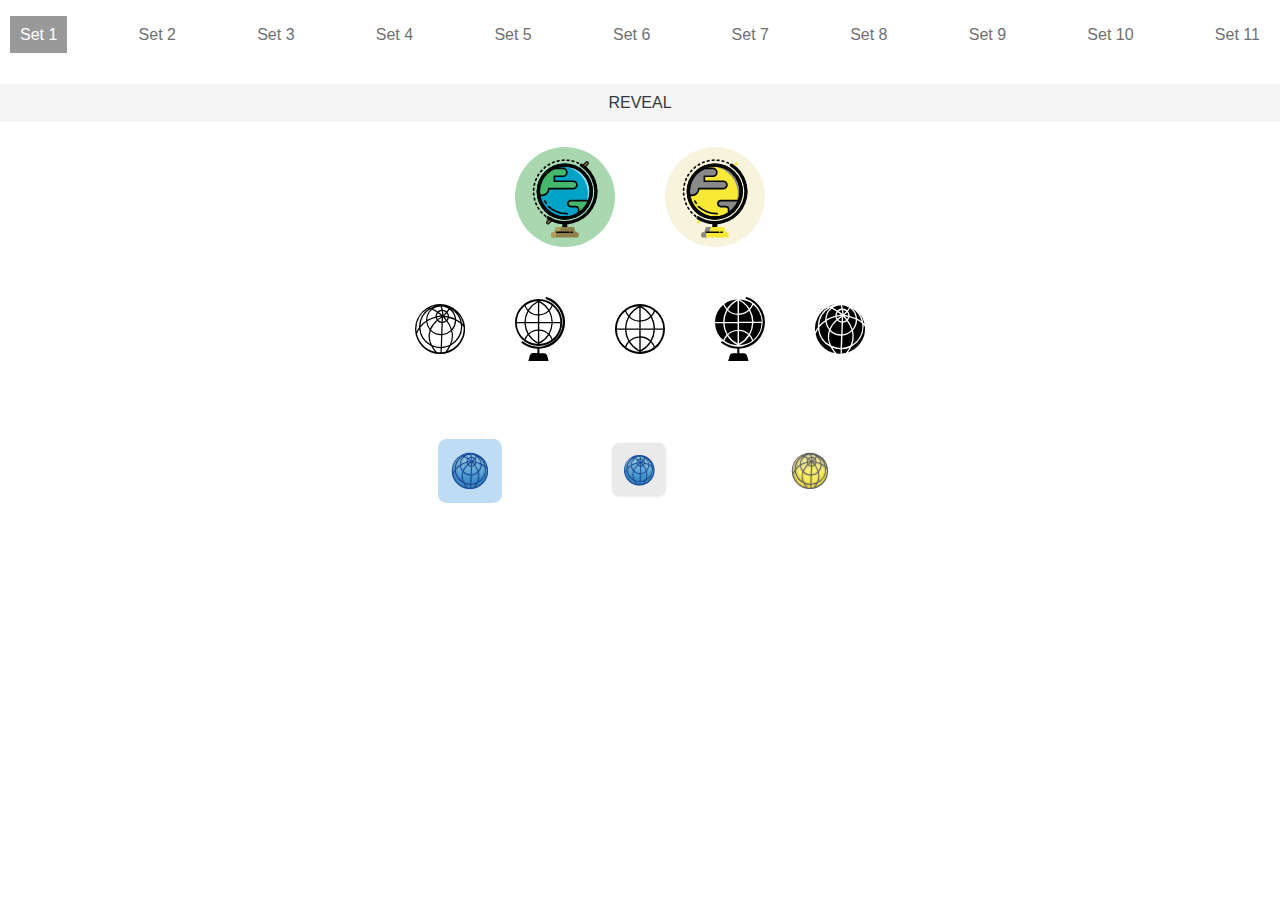
<file: index.html>
<!DOCTYPE html>
<html>
<head>
<link rel="StyleSheet" title="Default" href="format.css" type="text/css"/>
<style>



</style>
</head>


<body>


<nav id="navbar">
	<ul class="navbar" style="list-style: none;">
		<li><a href="index.html" class="selected">Set 1</a></li><!--world-->
		<li><a href="set2.html">Set 2</a></li><!--culture-->
		<li><a href="set3.html">Set 3</a></li><!--science&health-->
		<li><a href="set4.html">Set 4</a></li><!--identities-->
		<li><a href="set5.html">Set 5</a></li><!--energy&environment-->
		<li><a href="set6.html">Set 6</a></li><!--bigidea-->
		<li><a href="set7.html">Set 7</a></li><!--technology-->
		<li><a href="set8.html">Set 8</a></li><!--business&finance-->
		<li><a href="set9.html">Set 9</a></li><!--firstperson-->
		<li><a href="set10.html">Set 10</a></li><!--video-->
		<li><a href="set11.html">Set 11</a></li><!--podcast-->
	</ul>
</nav>

<p class="flip" onclick="myFunction()">REVEAL</p>

<div id="panel" style="display: none;">
  <p>The World</p>
</div>

<script>

function myFunction() {
    var x = document.getElementById("panel");
    if (x.style.display === "none") {
        x.style.display = "block";
    } else {
        x.style.display = "none";
    }
}
</script>

<!--<div class="images">-->
<div id="imagefl">
<img src="images/fl11.svg" width="100px">
<img src="images/fly1.svg" width="100px">
</div>
<div id="imageg">
<img src="images/gg1.svg" width="50px">
<img src="images/gg2.svg" width="50px">
<img src="images/gg3.svg" width="50px">
<img src="images/gg4.svg" width="50px">
<img src="images/gg5.svg" width="50px">
</div>
<div id="imagem">
<img src="images/mg1.svg" width="150px" height="150px">
<img src="images/mg2.svg" width="150px" height="150px">
<img src="images/mg3.svg" width="150px" height="150px">
</div>
<!--</div>-->



</body>
</html>
</file>
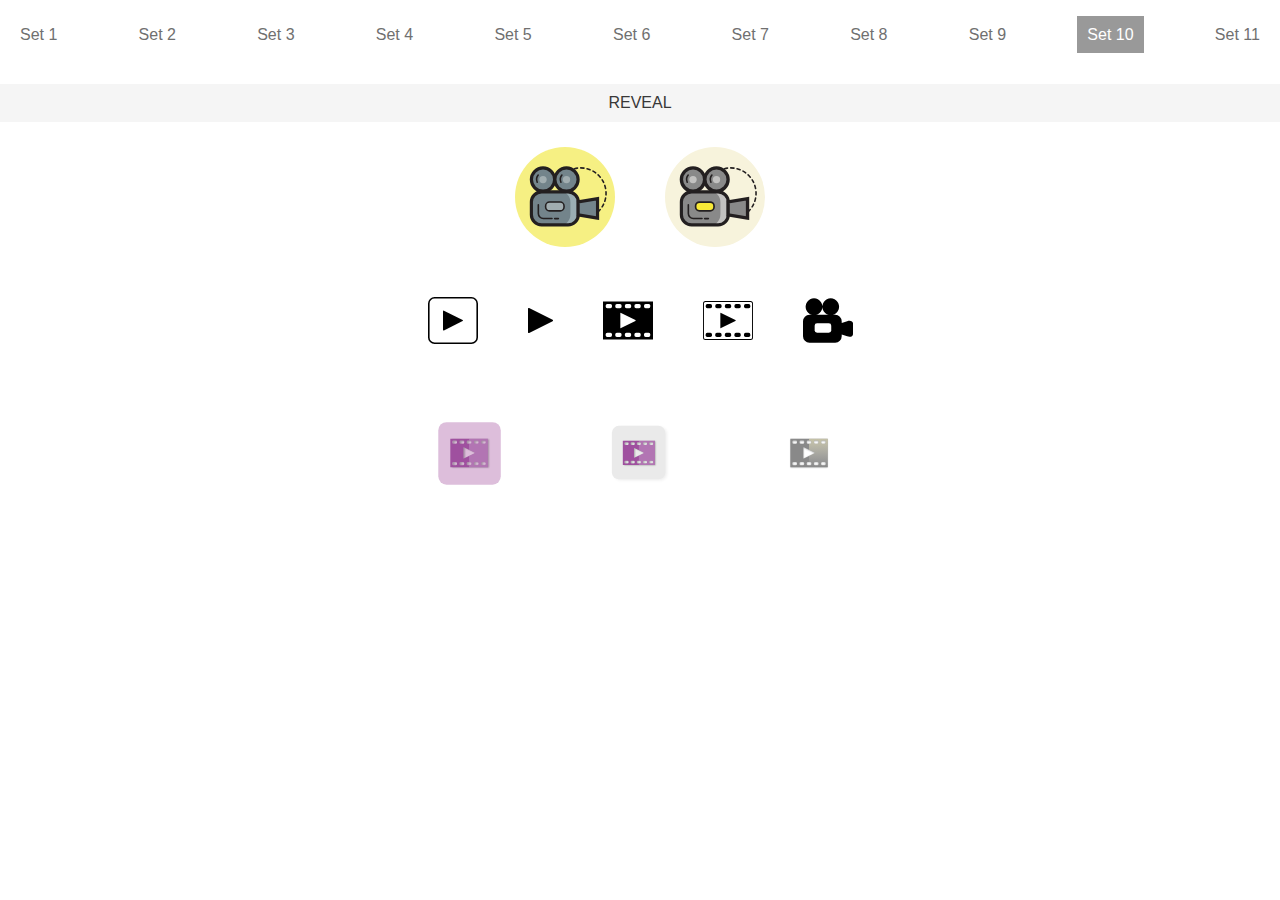
<file: set10.html>
<!DOCTYPE html>
<html>
<head>
<link rel="StyleSheet" title="Default" href="format.css" type="text/css"/>
<style>
</style>
</head>


<body>


<nav id="navbar">
<ul class="navbar" style="list-style: none;">
		<li><a href="index.html">Set 1</a></li><!--world-->
		<li><a href="set2.html">Set 2</a></li><!--culture-->
		<li><a href="set3.html">Set 3</a></li><!--science&health-->
		<li><a href="set4.html">Set 4</a></li><!--identities-->
		<li><a href="set5.html">Set 5</a></li><!--energy&environment-->
		<li><a href="set6.html">Set 6</a></li><!--bigidea-->
		<li><a href="set7.html">Set 7</a></li><!--technology-->
		<li><a href="set8.html">Set 8</a></li><!--business&finance-->
		<li><a href="set9.html">Set 9</a></li><!--firstperson-->
		<li><a href="set10.html" class="selected">Set 10</a></li><!--video-->
		<li><a href="set11.html">Set 11</a></li><!--podcast-->
	</ul>
</nav>

<p class="flip" onclick="myFunction()">REVEAL</p>

<div id="panel" style="display: none;">
  <p>Video</p>
</div>

<script>
function myFunction() {
    var x = document.getElementById("panel");
    if (x.style.display === "none") {
        x.style.display = "block";
    } else {
        x.style.display = "none";
    }
}
</script>

<div id="imagefl">
<img src="images/fl3.svg" width="100px">
<img src="images/fly5.svg" width="100px">
</div>
<div id="imageg">
<img src="images/gv1.svg" width="50px">
<img src="images/gv2.svg" width="25px">
<img src="images/gv3.svg" width="50px">
<img src="images/gv4.svg" width="50px">
<img src="images/gv5.svg" width="50px">
</div>
<div id="imagem">
<img src="images/mv1.svg" width="150px" height="150px">
<img src="images/mv2.svg" width="150px" height="150px">
<img src="images/mv3.svg" width="150px" height="150px">
</div>




</body>
</html>
</file>
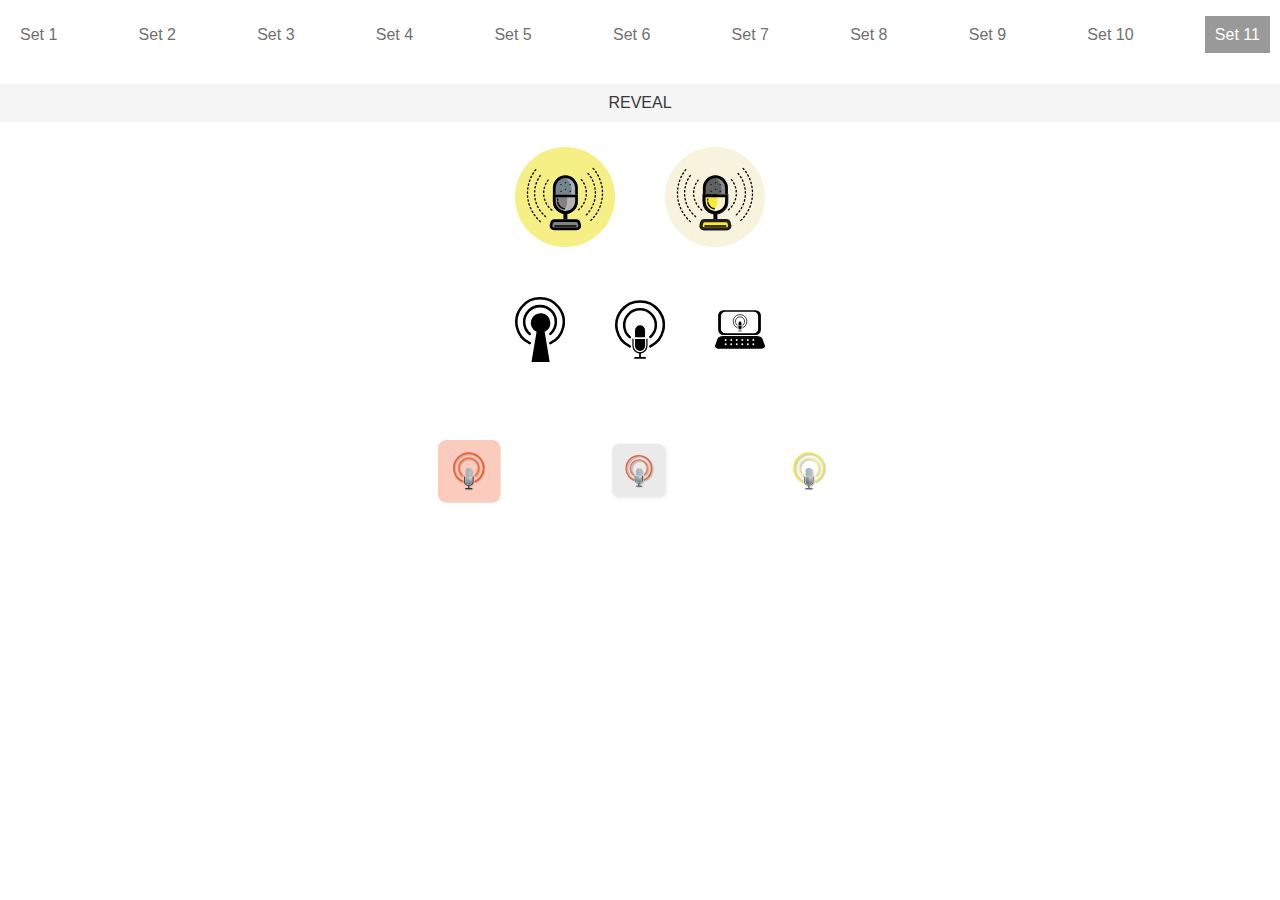
<file: set11.html>
<!DOCTYPE html>
<html>
<head>
<link rel="StyleSheet" title="Default" href="format.css" type="text/css"/>
<style>
</style>
</head>


<body>


<nav id="navbar">
	<ul class="navbar" style="list-style: none;">
		<li><a href="index.html">Set 1</a></li><!--world-->
		<li><a href="set2.html">Set 2</a></li><!--culture-->
		<li><a href="set3.html">Set 3</a></li><!--science&health-->
		<li><a href="set4.html">Set 4</a></li><!--identities-->
		<li><a href="set5.html">Set 5</a></li><!--energy&environment-->
		<li><a href="set6.html">Set 6</a></li><!--bigidea-->
		<li><a href="set7.html">Set 7</a></li><!--technology-->
		<li><a href="set8.html">Set 8</a></li><!--business&finance-->
		<li><a href="set9.html">Set 9</a></li><!--firstperson-->
		<li><a href="set10.html">Set 10</a></li><!--video-->
		<li><a href="set11.html" class="selected">Set 11</a></li><!--podcast-->
	</ul>
</nav>

<p class="flip" onclick="myFunction()">REVEAL</p>

<div id="panel" style="display: none;">
  <p>Podcast</p>
</div>

<script>
function myFunction() {
    var x = document.getElementById("panel");
    if (x.style.display === "none") {
        x.style.display = "block";
    } else {
        x.style.display = "none";
    }
}
</script>

<div id="imagefl">
<img src="images/fl6.svg" width="100px">
<img src="images/fly10.svg" width="100px">
</div>
<div id="imageg">
<img src="images/gpod1.svg" width="50px">
<img src="images/gpod2.svg" width="50px">
<img src="images/gpod3.svg" width="50px">
</div>
<div id="imagem">
<img src="images/mpod1.svg" width="150px" height="150px">
<img src="images/mpod2.svg" width="150px" height="150px">
<img src="images/mpod3.svg" width="150px" height="150px">
</div>




</body>
</html>
</file>
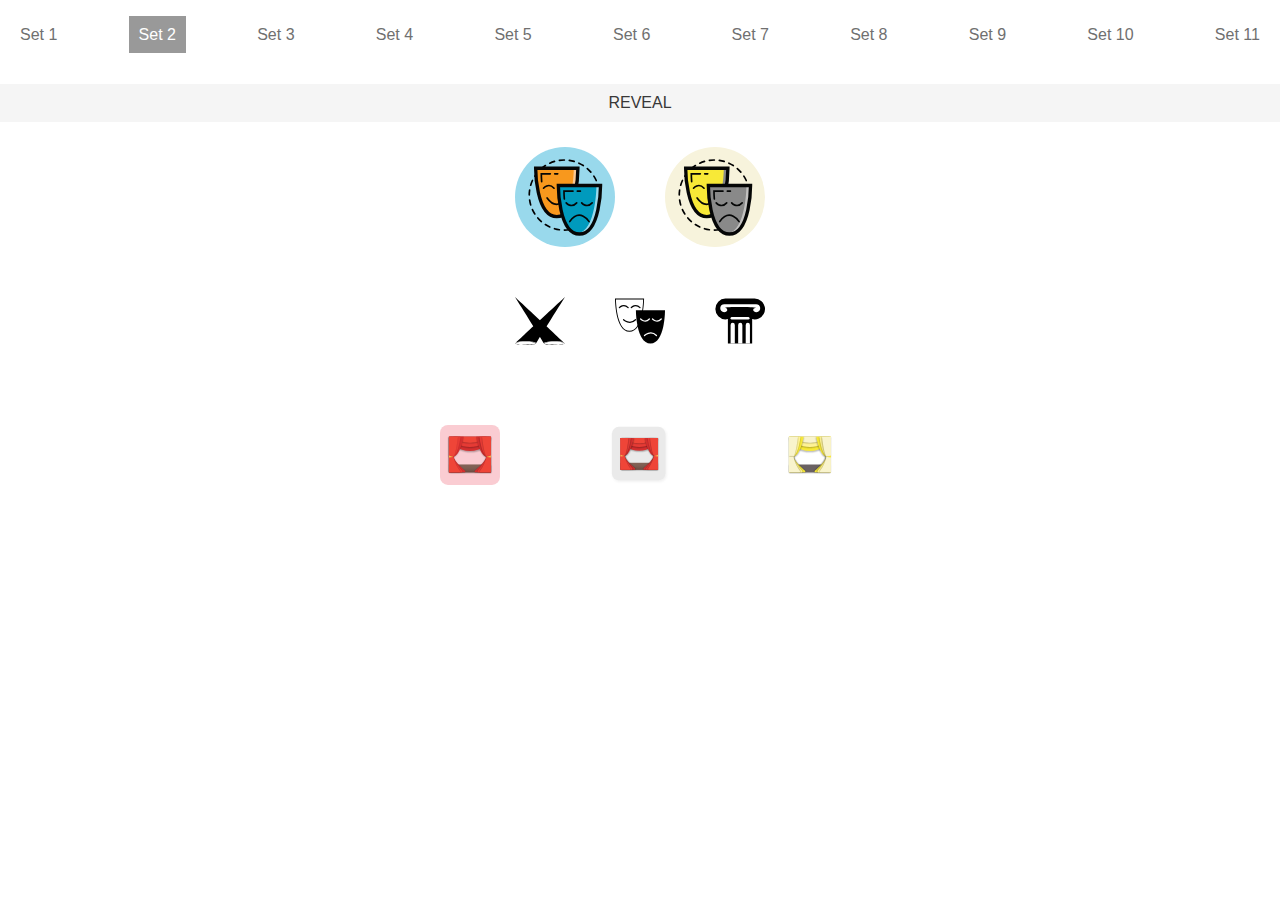
<file: set2.html>
<!DOCTYPE html>
<html>
<head>
<link rel="StyleSheet" title="Default" href="format.css" type="text/css"/>
<style>
</style>
</head>


<body>


<nav id="navbar">
	<ul class="navbar" style="list-style: none;">
		<li><a href="index.html">Set 1</a></li><!--world-->
		<li><a href="set2.html" class="selected">Set 2</a></li><!--culture-->
		<li><a href="set3.html">Set 3</a></li><!--science&health-->
		<li><a href="set4.html">Set 4</a></li><!--identities-->
		<li><a href="set5.html">Set 5</a></li><!--energy&environment-->
		<li><a href="set6.html">Set 6</a></li><!--bigidea-->
		<li><a href="set7.html">Set 7</a></li><!--technology-->
		<li><a href="set8.html">Set 8</a></li><!--business&finance-->
		<li><a href="set9.html">Set 9</a></li><!--firstperson-->
		<li><a href="set10.html">Set 10</a></li><!--video-->
		<li><a href="set11.html">Set 11</a></li><!--podcast-->
	</ul>
</nav>

<p class="flip" onclick="myFunction()">REVEAL</p>

<div id="panel" style="display: none;">
  <p>Culture</p>
</div>

<script>
function myFunction() {
    var x = document.getElementById("panel");
    if (x.style.display === "none") {
        x.style.display = "block";
    } else {
        x.style.display = "none";
    }
}
</script>


<div id="imagefl">
<img src="images/fl2.svg" width="100px">
<img src="images/fly2.svg" width="100px">
</div>
<div id="imageg">
<img src="images/gc1.svg" width="50px">
<img src="images/gc2.svg" width="50px">
<img src="images/gc3.svg" width="50px">
</div>
<div id="imagem">
<img src="images/mc1.svg" width="150px" height="150px">
<img src="images/mc2.svg" width="150px" height="150px">
<img src="images/mc3.svg" width="150px" height="150px">
</div>



</body>
</html>
</file>
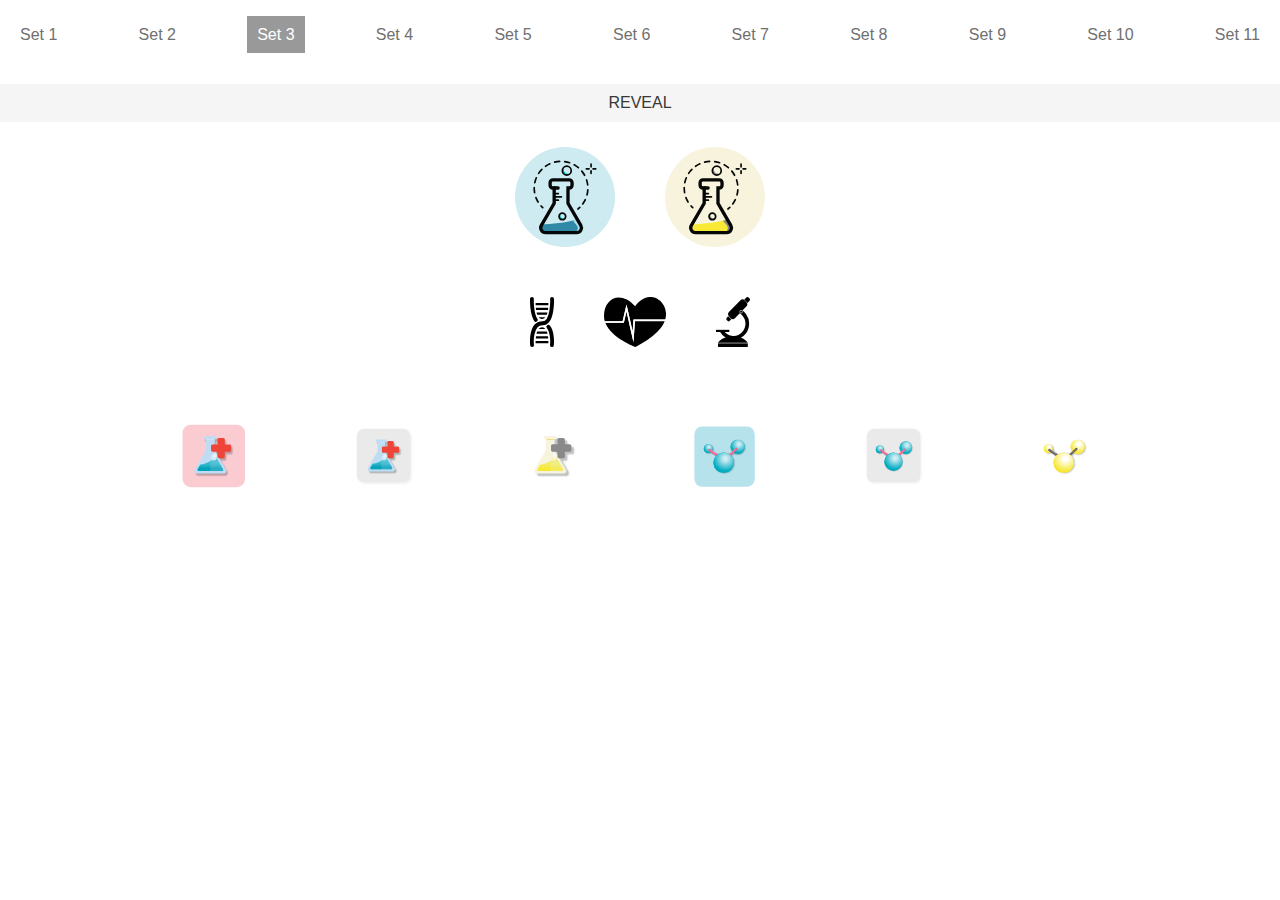
<file: set3.html>
<!DOCTYPE html>
<html>
<head>
<link rel="StyleSheet" title="Default" href="format.css" type="text/css"/>
<style>
</style>
</head>


<body>


<nav id="navbar">
	<ul class="navbar" style="list-style: none;">
		<li><a href="index.html">Set 1</a></li><!--world-->
		<li><a href="set2.html">Set 2</a></li><!--culture-->
		<li><a href="set3.html" class="selected">Set 3</a></li><!--science&health-->
		<li><a href="set4.html">Set 4</a></li><!--identities-->
		<li><a href="set5.html">Set 5</a></li><!--energy&environment-->
		<li><a href="set6.html">Set 6</a></li><!--bigidea-->
		<li><a href="set7.html">Set 7</a></li><!--technology-->
		<li><a href="set8.html">Set 8</a></li><!--business&finance-->
		<li><a href="set9.html">Set 9</a></li><!--firstperson-->
		<li><a href="set10.html">Set 10</a></li><!--video-->
		<li><a href="set11.html">Set 11</a></li><!--podcast-->
	</ul>
</nav>

<p class="flip" onclick="myFunction()">REVEAL</p>

<div id="panel" style="display: none;">
  <p>Science & Health</p>
</div>

<script>
function myFunction() {
    var x = document.getElementById("panel");
    if (x.style.display === "none") {
        x.style.display = "block";
    } else {
        x.style.display = "none";
    }
}
</script>

<div id="imagefl">
<img src="images/fl5.svg" width="100px">
<img src="images/fly3.svg" width="100px">
</div>
<div id="imageg">
<img src="images/gs1.svg" height="50px">
<img src="images/gs2.svg" height="50px">
<img src="images/gs3.svg" height="50px">
</div>
<div id="imagem">
<img src="images/msa1.svg" width="150px" height="150px">
<img src="images/msa2.svg" width="150px" height="150px">
<img src="images/msa3.svg" width="150px" height="150px">
<img src="images/msb1.svg" width="150px" height="150px">
<img src="images/msb2.svg" width="150px" height="150px">
<img src="images/msb3.svg" width="150px" height="150px">
</div>



</body>
</html>
</file>
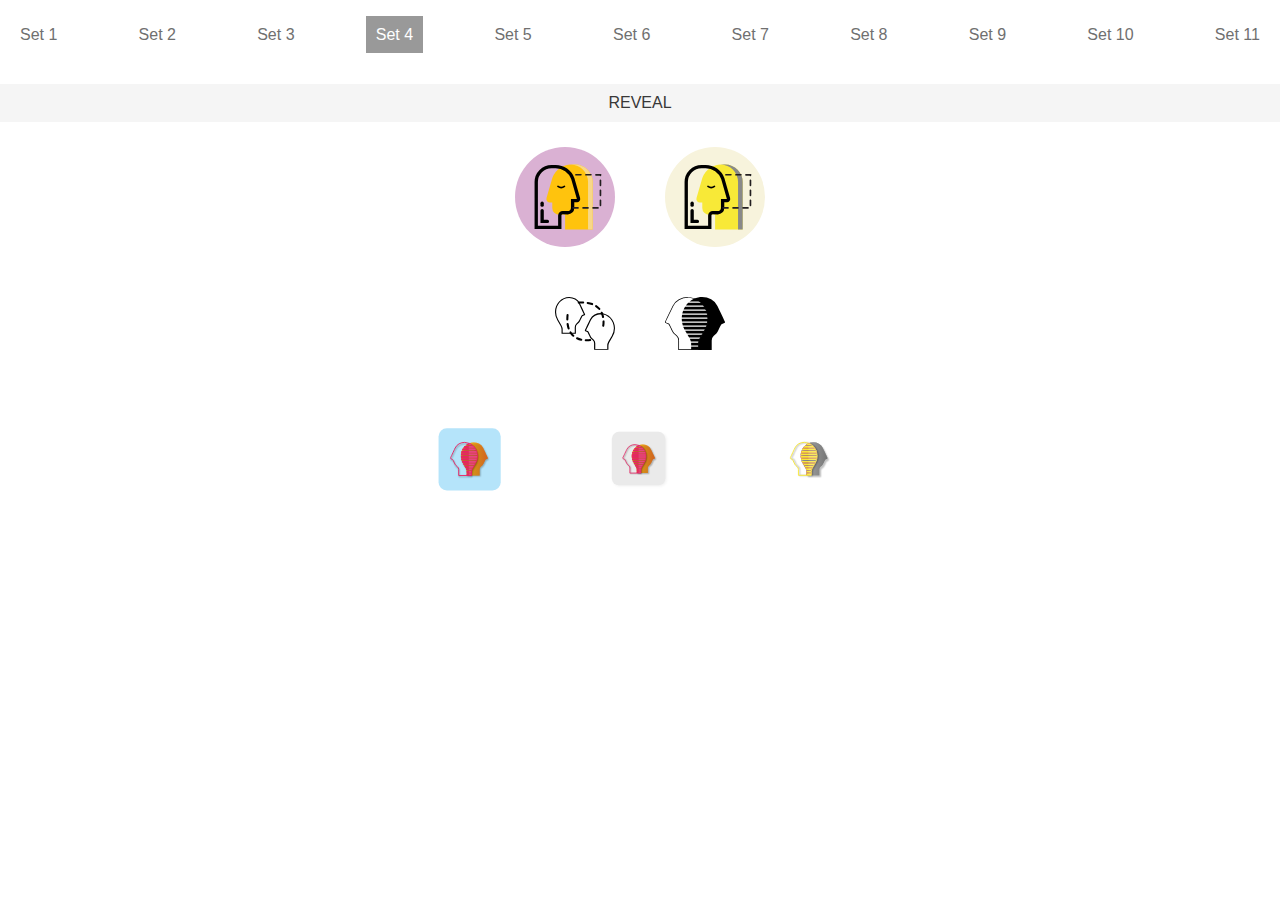
<file: set4.html>
<!DOCTYPE html>
<html>
<head>
<link rel="StyleSheet" title="Default" href="format.css" type="text/css"/>
<style>
</style>
</head>


<body>


<nav id="navbar">
<ul class="navbar" style="list-style: none;">
		<li><a href="index.html">Set 1</a></li><!--world-->
		<li><a href="set2.html">Set 2</a></li><!--culture-->
		<li><a href="set3.html">Set 3</a></li><!--science&health-->
		<li><a href="set4.html" class="selected">Set 4</a></li><!--identities-->
		<li><a href="set5.html">Set 5</a></li><!--energy&environment-->
		<li><a href="set6.html">Set 6</a></li><!--bigidea-->
		<li><a href="set7.html">Set 7</a></li><!--technology-->
		<li><a href="set8.html">Set 8</a></li><!--business&finance-->
		<li><a href="set9.html">Set 9</a></li><!--firstperson-->
		<li><a href="set10.html">Set 10</a></li><!--video-->
		<li><a href="set11.html">Set 11</a></li><!--podcast-->
	</ul>
</nav>

<p class="flip" onclick="myFunction()">REVEAL</p>

<div id="panel" style="display: none;">
  <p>Identities</p>
</div>

<script>
function myFunction() {
    var x = document.getElementById("panel");
    if (x.style.display === "none") {
        x.style.display = "block";
    } else {
        x.style.display = "none";
    }
}
</script>

<div id="imagefl">
<img src="images/fl7.svg" width="100px">
<img src="images/fly4.svg" width="100px">
</div>
<div id="imageg">
<img src="images/gp1.svg" width="60px">
<img src="images/gp2.svg" width="60px">
</div>
<div id="imagem">
<img src="images/mper1.svg" width="150px" height="150px">
<img src="images/mper2.svg" width="150px" height="150px">
<img src="images/mper3.svg" width="150px" height="150px">
</div>





</body>
</html>
</file>
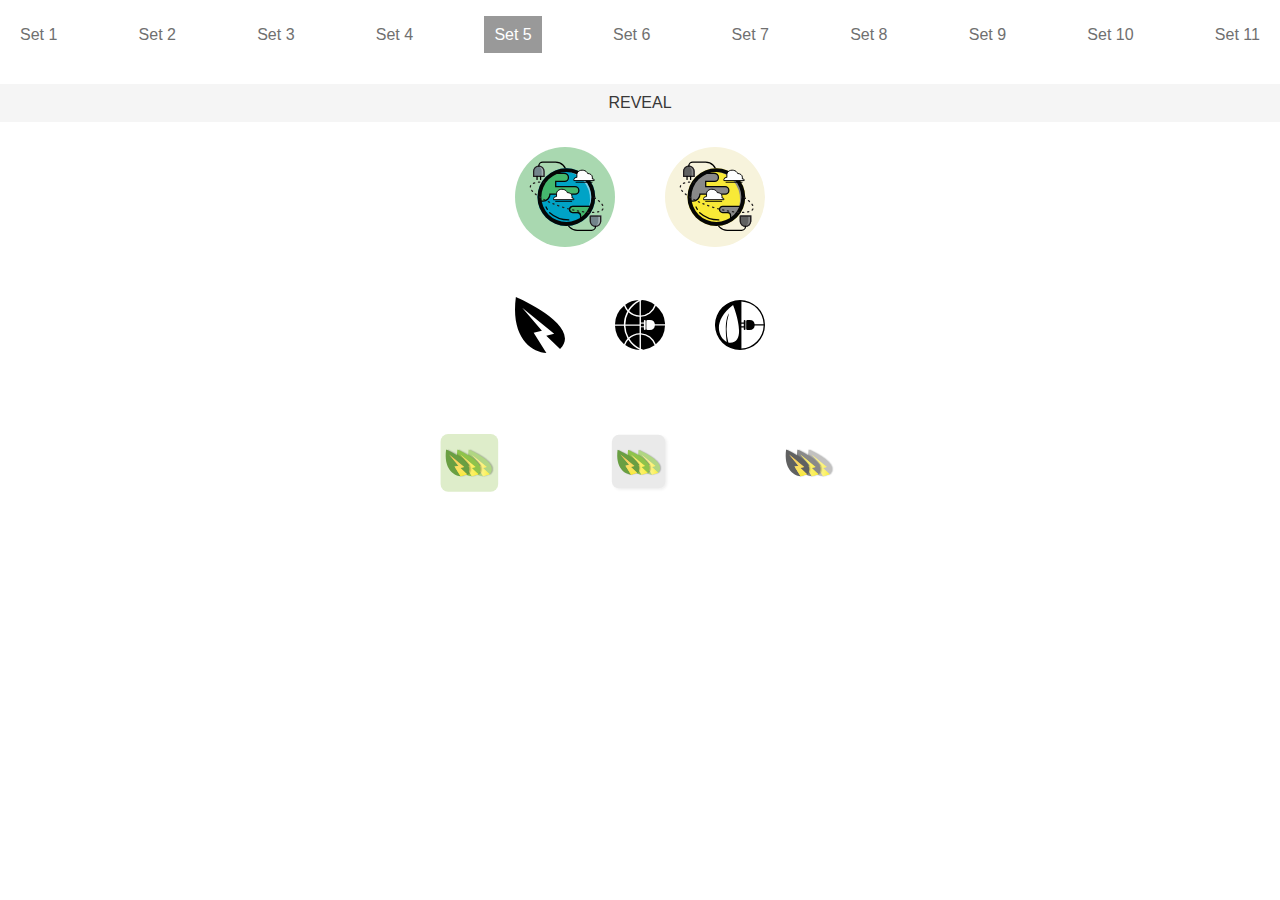
<file: set5.html>
<!DOCTYPE html>
<html>
<head>
<link rel="StyleSheet" title="Default" href="format.css" type="text/css"/>
<style>
</style>
</head>


<body>


<nav id="navbar">
	<ul class="navbar" style="list-style: none;">
		<li><a href="index.html">Set 1</a></li><!--world-->
		<li><a href="set2.html">Set 2</a></li><!--culture-->
		<li><a href="set3.html">Set 3</a></li><!--science&health-->
		<li><a href="set4.html">Set 4</a></li><!--identities-->
		<li><a href="set5.html" class="selected">Set 5</a></li><!--energy&environment-->
		<li><a href="set6.html">Set 6</a></li><!--bigidea-->
		<li><a href="set7.html">Set 7</a></li><!--technology-->
		<li><a href="set8.html">Set 8</a></li><!--business&finance-->
		<li><a href="set9.html">Set 9</a></li><!--firstperson-->
		<li><a href="set10.html">Set 10</a></li><!--video-->
		<li><a href="set11.html">Set 11</a></li><!--podcast-->
	</ul>
</nav>

<p class="flip" onclick="myFunction()">REVEAL</p>

<div id="panel" style="display: none;">
  <p>Energy & The Environment</p>
</div>

<script>
function myFunction() {
    var x = document.getElementById("panel");
    if (x.style.display === "none") {
        x.style.display = "block";
    } else {
        x.style.display = "none";
    }
}
</script>

<div id="imagefl">
<img src="images/fl10.svg" width="100px">
<img src="images/fly9.svg" width="100px">
</div>
<div id="imageg">
<img src="images/ge1.svg" width="50px">
<img src="images/ge2.svg" width="50px">
<img src="images/ge3.svg" width="50px">
</div>
<div id="imagem">
<img src="images/me1.svg" width="150px" height="150px">
<img src="images/me2.svg" width="150px" height="150px">
<img src="images/me3.svg" width="150px" height="150px">
</div>




</body>
</html>
</file>
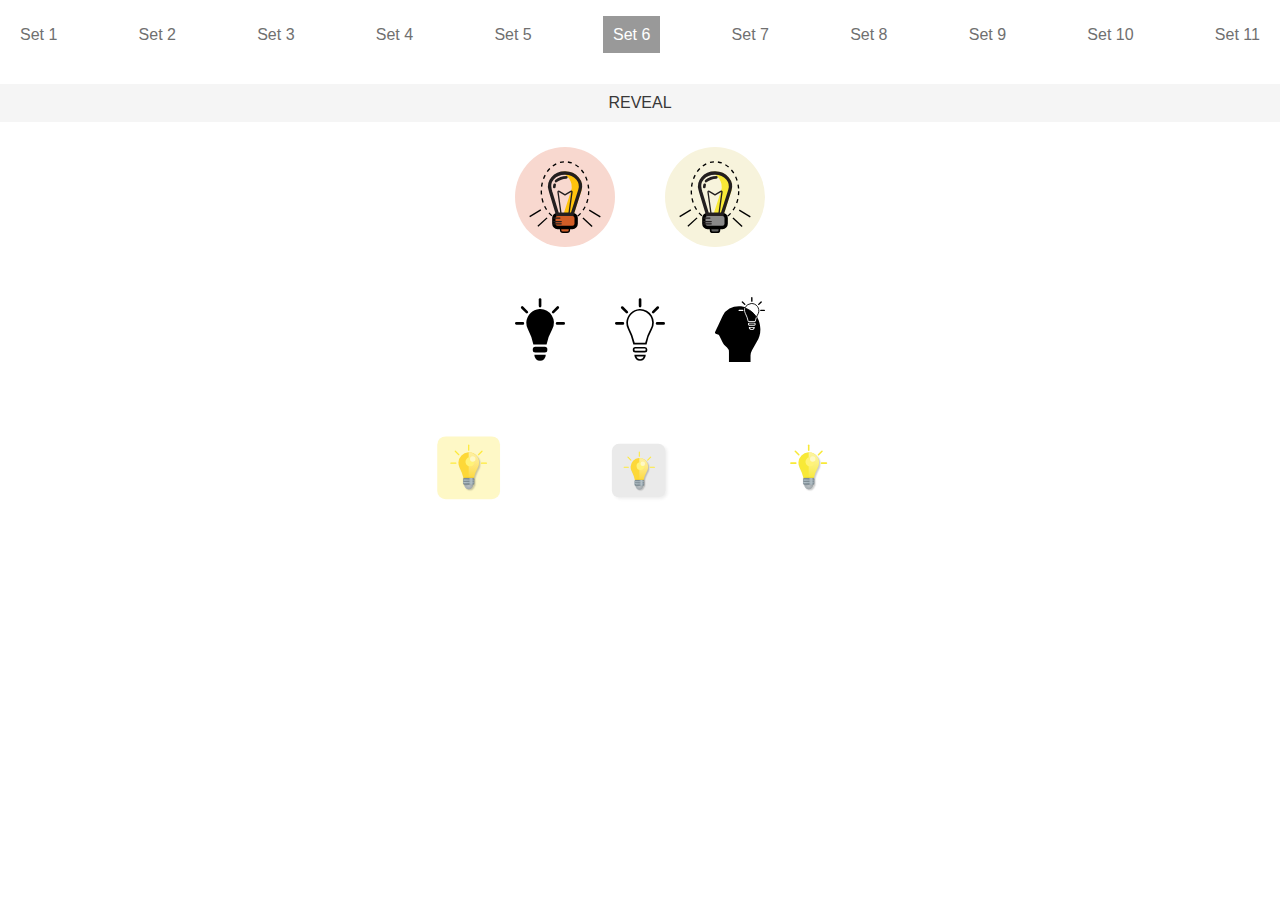
<file: set6.html>
<!DOCTYPE html>
<html>
<head>
<link rel="StyleSheet" title="Default" href="format.css" type="text/css"/>
<style>
</style>
</head>


<body>


<nav id="navbar">
	<ul class="navbar" style="list-style: none;">
		<li><a href="index.html">Set 1</a></li><!--world-->
		<li><a href="set2.html">Set 2</a></li><!--culture-->
		<li><a href="set3.html">Set 3</a></li><!--science&health-->
		<li><a href="set4.html">Set 4</a></li><!--identities-->
		<li><a href="set5.html">Set 5</a></li><!--energy&environment-->
		<li><a href="set6.html" class="selected">Set 6</a></li><!--bigidea-->
		<li><a href="set7.html">Set 7</a></li><!--technology-->
		<li><a href="set8.html">Set 8</a></li><!--business&finance-->
		<li><a href="set9.html">Set 9</a></li><!--firstperson-->
		<li><a href="set10.html">Set 10</a></li><!--video-->
		<li><a href="set11.html">Set 11</a></li><!--podcast-->
	</ul>
</nav>

<p class="flip" onclick="myFunction()">REVEAL</p>

<div id="panel"style="display: none;">
  <p>The Big Idea</p>
</div>

<script>
function myFunction() {
    var x = document.getElementById("panel");
    if (x.style.display === "none") {
        x.style.display = "block";
    } else {
        x.style.display = "none";
    }
}
</script>

<div id="imagefl">
<img src="images/fl1.svg" width="100px">
<img src="images/fly11.svg" width="100px">
</div>
<div id="imageg">
<img src="images/gi1.svg" width="50px">
<img src="images/gi2.svg" width="50px">
<img src="images/gi3.svg" width="50px">
</div>
<div id="imagem">
<img src="images/mi1.svg" width="150px" height="150px">
<img src="images/mi2.svg" width="150px" height="150px">
<img src="images/mi3.svg" width="150px" height="150px">
</div>

</body>
</html>
</file>
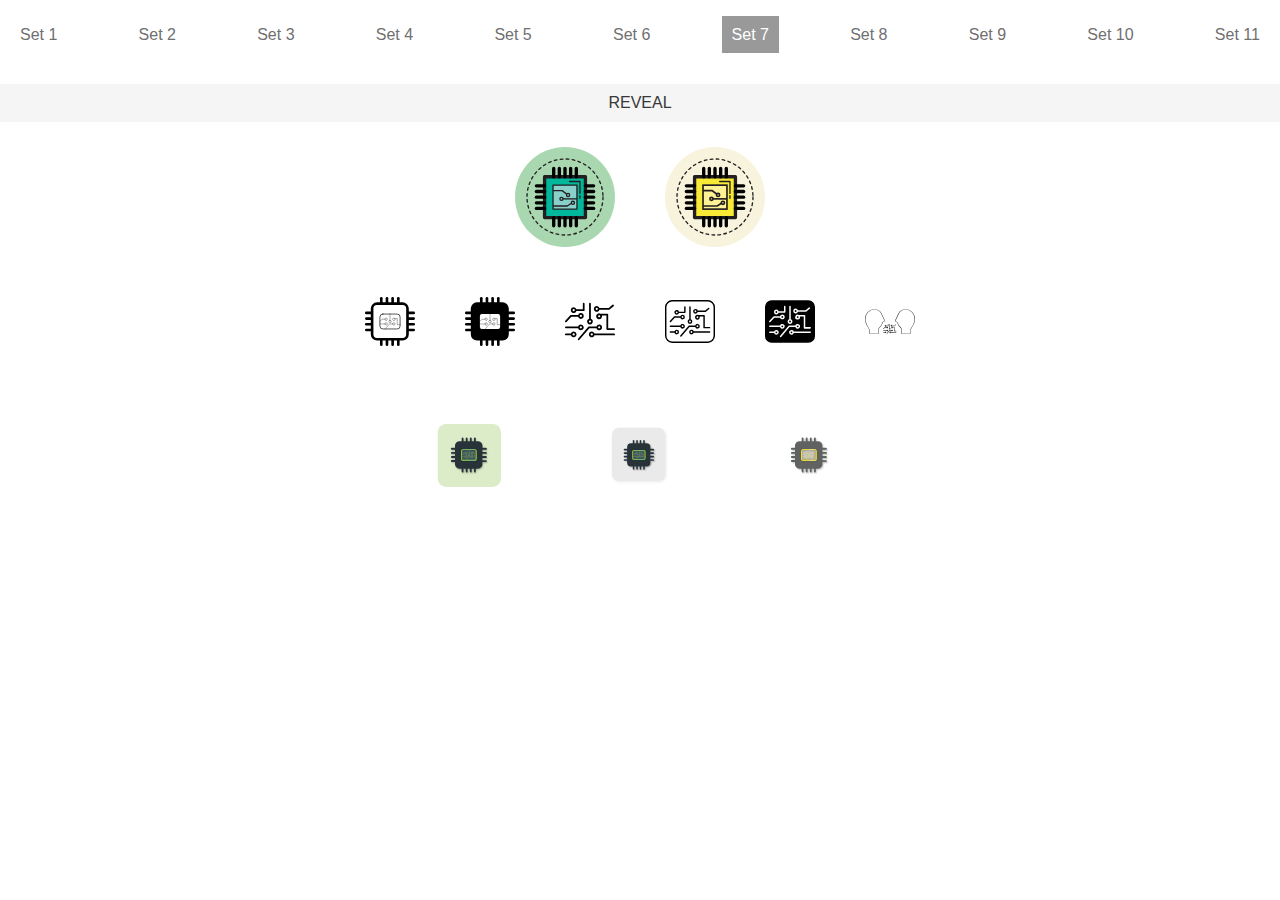
<file: set7.html>
<!DOCTYPE html>
<html>
<head>
<link rel="StyleSheet" title="Default" href="format.css" type="text/css"/>
<style>
</style>
</head>


<body>


<nav id="navbar">
	<ul class="navbar" style="list-style: none;">
		<li><a href="index.html">Set 1</a></li><!--world-->
		<li><a href="set2.html">Set 2</a></li><!--culture-->
		<li><a href="set3.html">Set 3</a></li><!--science&health-->
		<li><a href="set4.html">Set 4</a></li><!--identities-->
		<li><a href="set5.html">Set 5</a></li><!--energy&environment-->
		<li><a href="set6.html">Set 6</a></li><!--bigidea-->
		<li><a href="set7.html" class="selected">Set 7</a></li><!--technology-->
		<li><a href="set8.html">Set 8</a></li><!--business&finance-->
		<li><a href="set9.html">Set 9</a></li><!--firstperson-->
		<li><a href="set10.html">Set 10</a></li><!--video-->
		<li><a href="set11.html">Set 11</a></li><!--podcast-->
	</ul>
</nav>

<p class="flip" onclick="myFunction()">REVEAL</p>

<div id="panel" style="display: none;">
  <p>Technology</p>
</div>

<script>
function myFunction() {
    var x = document.getElementById("panel");
    if (x.style.display === "none") {
        x.style.display = "block";
    } else {
        x.style.display = "none";
    }
}
</script>

<div id="imagefl">
<img src="images/fl4.svg" width="100px">
<img src="images/fly8.svg" width="100px">
</div>
<div id="imageg">
<img src="images/gt1.svg" width="50px">
<img src="images/gt2.svg" width="50px">
<img src="images/gt3.svg" width="50px">
<img src="images/gt4.svg" width="50px">
<img src="images/gt5.svg" width="50px">
<img src="images/gt6.svg" width="50px">
</div>
<div id="imagem">
<img src="images/mt1.svg" width="150px" height="150px">
<img src="images/mt2.svg" width="150px" height="150px">
<img src="images/mt3.svg" width="150px" height="150px">
</div>




</body>
</html>
</file>
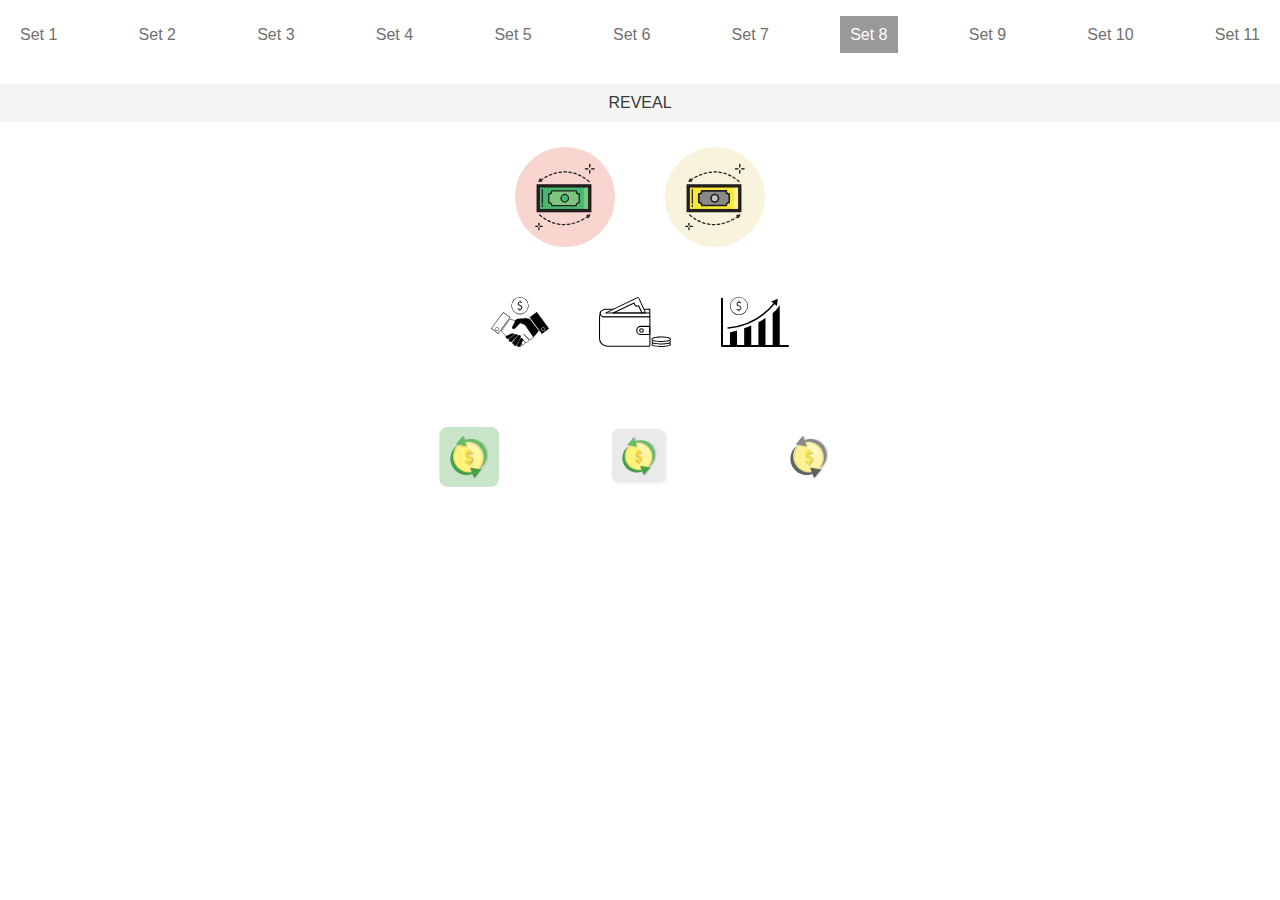
<file: set8.html>
<!DOCTYPE html>
<html>
<head>
<link rel="StyleSheet" title="Default" href="format.css" type="text/css"/>
<style>
</style>
</head>


<body>


<nav id="navbar">
	<ul class="navbar" style="list-style: none;">
		<li><a href="index.html">Set 1</a></li><!--world-->
		<li><a href="set2.html">Set 2</a></li><!--culture-->
		<li><a href="set3.html">Set 3</a></li><!--science&health-->
		<li><a href="set4.html">Set 4</a></li><!--identities-->
		<li><a href="set5.html">Set 5</a></li><!--energy&environment-->
		<li><a href="set6.html">Set 6</a></li><!--bigidea-->
		<li><a href="set7.html">Set 7</a></li><!--technology-->
		<li><a href="set8.html" class="selected">Set 8</a></li><!--business&finance-->
		<li><a href="set9.html">Set 9</a></li><!--firstperson-->
		<li><a href="set10.html">Set 10</a></li><!--video-->
		<li><a href="set11.html">Set 11</a></li><!--podcast-->
	</ul>
</nav>

<p class="flip" onclick="myFunction()">REVEAL</p>

<div id="panel" style="display: none;">
  <p>Business & Finance</p>
</div>

<script>
function myFunction() {
    var x = document.getElementById("panel");
    if (x.style.display === "none") {
        x.style.display = "block";
    } else {
        x.style.display = "none";
    }
}
</script>

<div id="imagefl">
<img src="images/fl9.svg" width="100px">
<img src="images/fly7.svg" width="100px">
</div>
<div id="imageg">
<img src="images/gb1.svg" height="50px">
<img src="images/gb2.svg" height="50px">
<img src="images/gb3.svg" height="50px">
</div>
<div id="imagem">
<img src="images/mb1.svg" width="150px" height="150px">
<img src="images/mb2.svg" width="150px" height="150px">
<img src="images/mb3.svg" width="150px" height="150px">
</div>




</body>
</html>
</file>
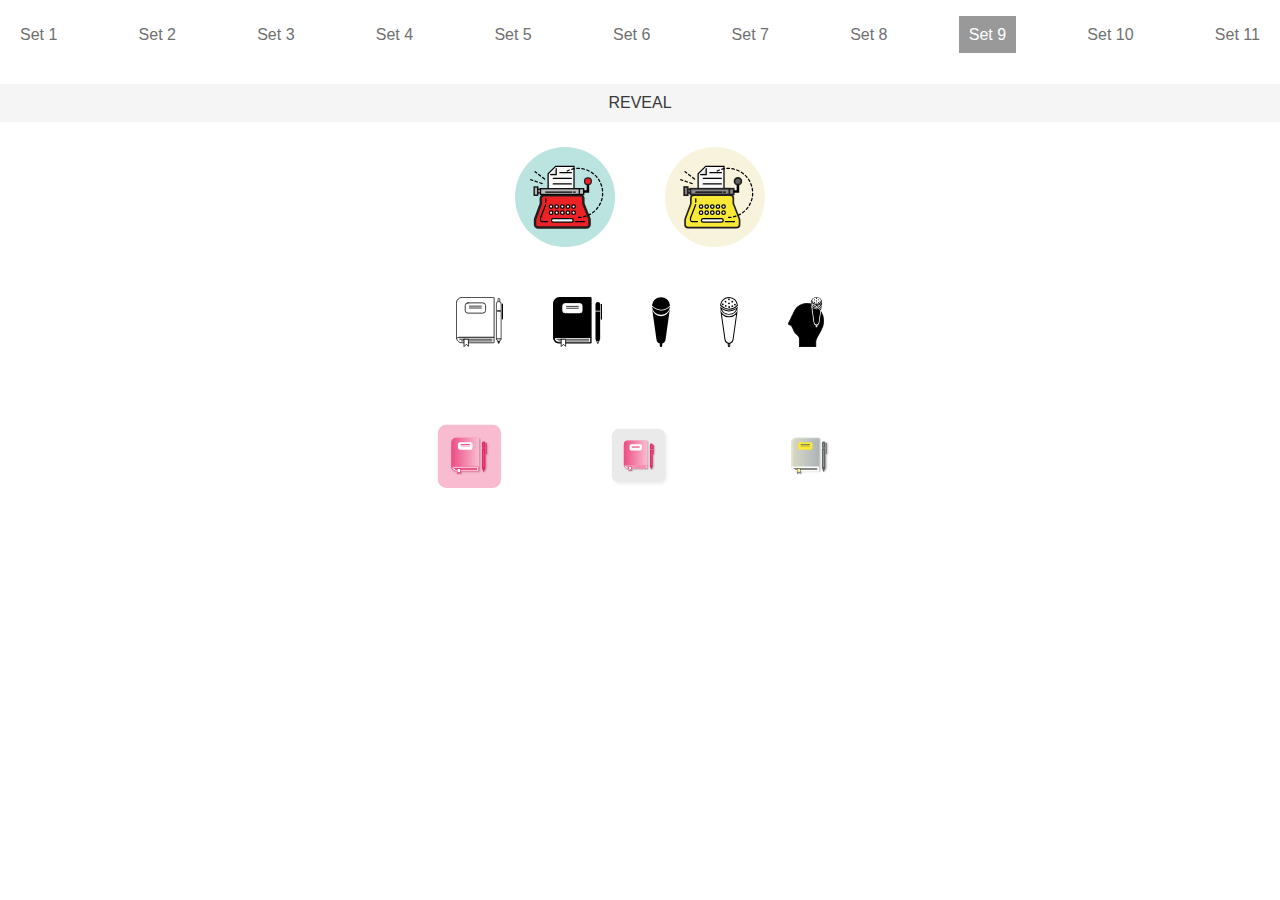
<file: set9.html>
<!DOCTYPE html>
<html>
<head>
<link rel="StyleSheet" title="Default" href="format.css" type="text/css"/>
<style>
</style>
</head>


<body>


<nav id="navbar">
	<ul class="navbar" style="list-style: none;">
		<li><a href="index.html">Set 1</a></li><!--world-->
		<li><a href="set2.html">Set 2</a></li><!--culture-->
		<li><a href="set3.html">Set 3</a></li><!--science&health-->
		<li><a href="set4.html">Set 4</a></li><!--identities-->
		<li><a href="set5.html">Set 5</a></li><!--energy&environment-->
		<li><a href="set6.html">Set 6</a></li><!--bigidea-->
		<li><a href="set7.html">Set 7</a></li><!--technology-->
		<li><a href="set8.html">Set 8</a></li><!--business&finance-->
		<li><a href="set9.html" class="selected">Set 9</a></li><!--firstperson-->
		<li><a href="set10.html">Set 10</a></li><!--video-->
		<li><a href="set11.html">Set 11</a></li><!--podcast-->
	</ul>
</nav>

<p class="flip" onclick="myFunction()">REVEAL</p>

<div id="panel" style="display: none;">
  <p>First Person</p>
</div>

<script>
function myFunction() {
    var x = document.getElementById("panel");
    if (x.style.display === "none") {
        x.style.display = "block";
    } else {
        x.style.display = "none";
    }
}
</script>

<div id="imagefl">
<img src="images/fl8.svg" width="100px">
<img src="images/fly6.svg" width="100px">
</div>
<div id="imageg">
<img src="images/gfp1.svg" height="50px">
<img src="images/gfp2.svg" height="50px">
<img src="images/gfp3.svg" height="50px">
<img src="images/gfp4.svg" height="50px">
<img src="images/gfp5.svg" height="50px">
</div>
<div id="imagem">
<img src="images/mfp1.svg" width="150px" height="150px">
<img src="images/mfp2.svg" width="150px" height="150px">
<img src="images/mfp3.svg" width="150px" height="150px">
</div>




</body>
</html>
</file>
<file: format.css>
#panel, .flip {
    font-size: 1em;
    padding: 10px;
    box-sizing: border-box;
    text-align: center;
    background-color: #f5f5f5;
    color: #383838;
    margin: auto;
    cursor: pointer;
}

.flip{
margin-top: 30px;
}

#panel {
    display: none
}

html, body{
margin: auto;
background-color: #ffffff;
font-family: 'helvetica', sans-serif;
font-size: 1em;
}
#navbar{
position: -webkit-sticky;  /*required for Safari*/
position: sticky;
top: 0;
z-index: 999;
}

 #imagefl{
 display: flex;
 justify-content: center;
 }
 
 #imagefl > img{
 padding: 25px;
 }
 
 #imageg{
 display: flex;
 flex-wrap: wrap;
 justify-content: center;
 }
  #imageg > img{
 padding: 25px;
 }
 
 
 #imagem{
 display: flex;
 flex-wrap: wrap;
 justify-content: center;
 }
  #imagem > img{
 padding: 10px;
 }
 
 .navbar > li > a:hover, a.selected {
  background: #dbdbdb;
  color: white;
  }
  
  .navbar > li > a.selected {
  background: #999999;
  color: white;
  }

.navbar {
display: flex;
padding: 0px;
box-sixing: border-box;
flex-wrap: wrap;
justify-content: space-between;
background: #ffffff;
}

.navbar > li{
padding: 10px;
box-sizing: border-box;
}

.navbar > li > a {
  padding: 10px;
  text-decoration: none;
  text-align: center;
  font-size: 1em;
  color: #707070;
  box-sizing: border-box;
  background-color: #ffffff;
  }
</file>
